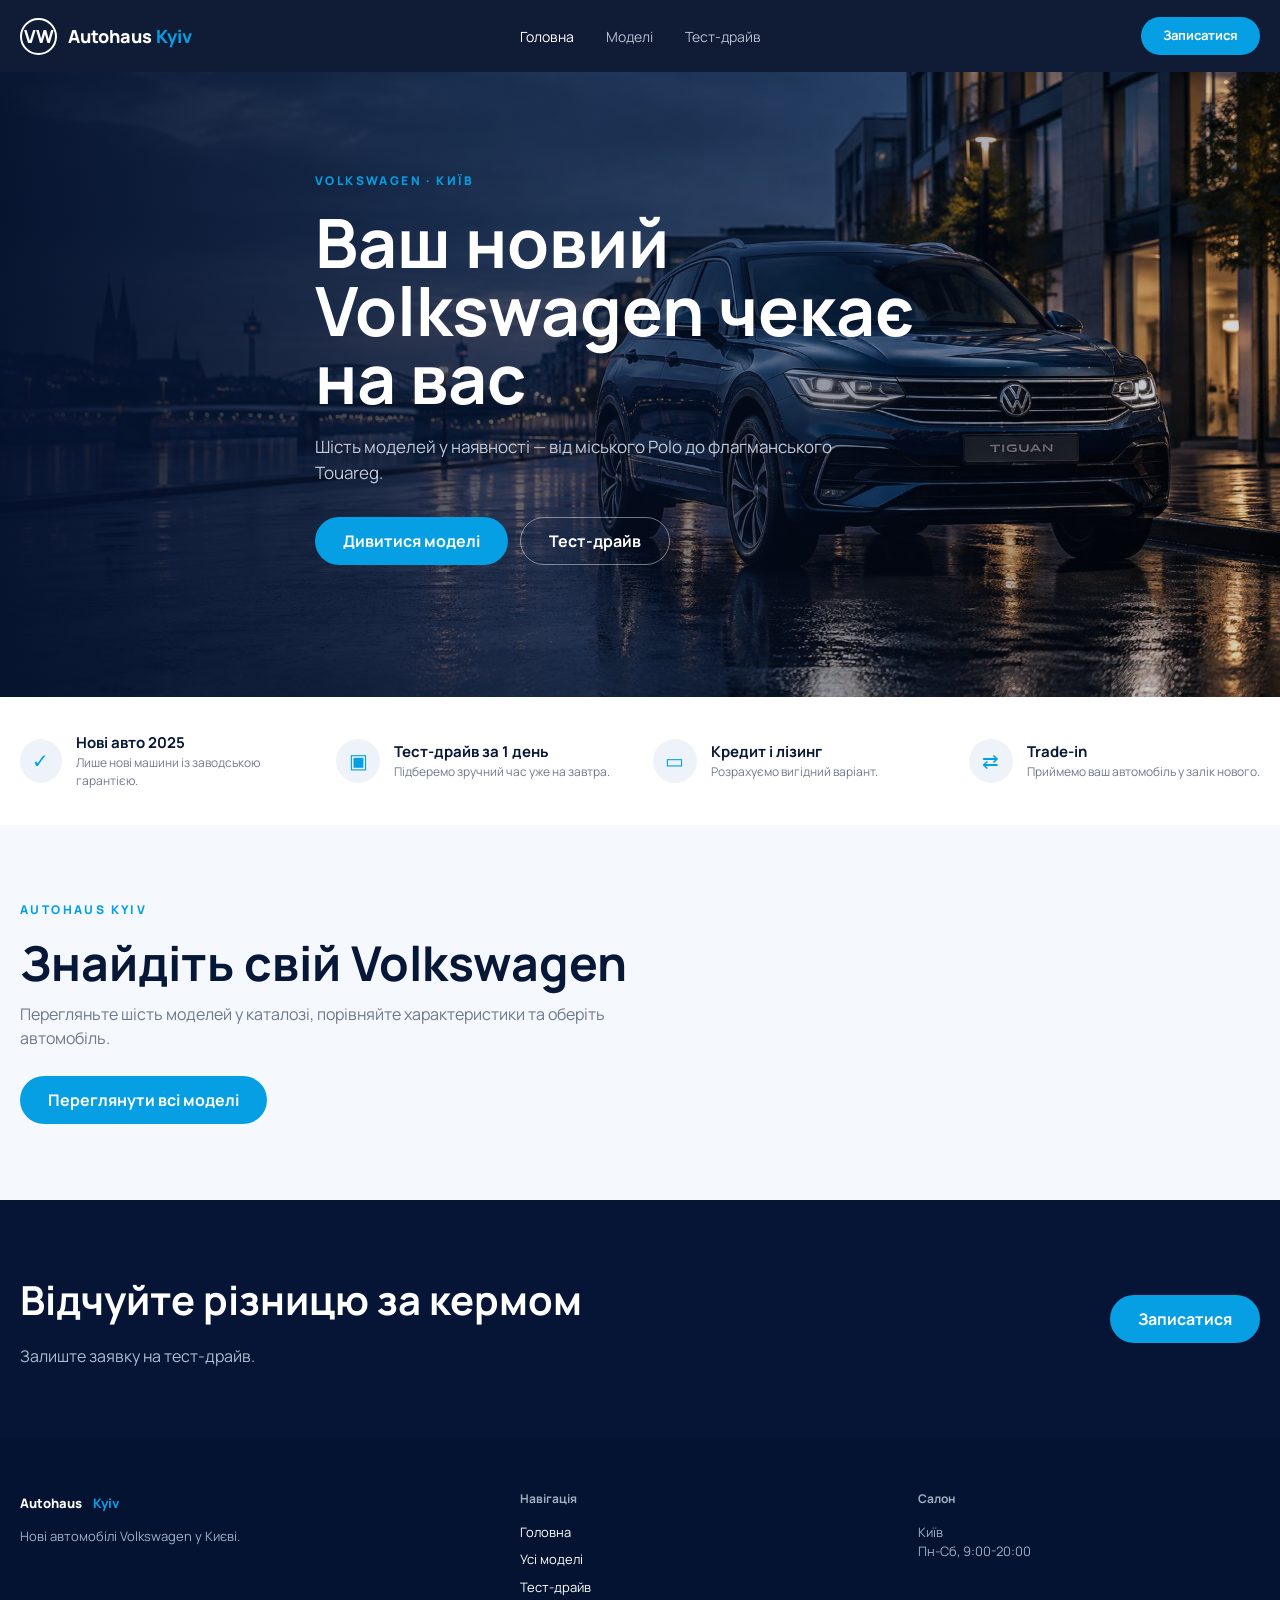
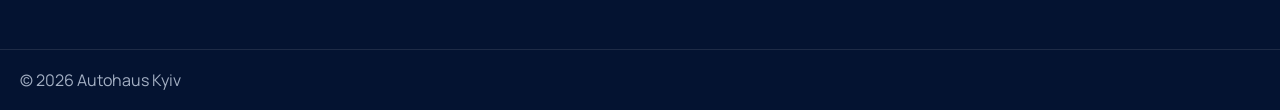
<file: Index.html>
<!DOCTYPE html>
<html lang="uk">
<head>
    <meta charset="UTF-8">
    <meta name="viewport" content="width=device-width, initial-scale=1.0">
    <title>Autohaus Kyiv - Volkswagen</title>
    <link rel="stylesheet" href="style.css">
    <script src="app.js" defer></script>
</head>
<body>
    <div class="page-loader" id="pageLoader">
        <div class="loader-content">
            <div class="loader-logo">VW</div>
            <div class="loader-spinner"></div>
            <p>Завантаження...</p>
        </div>
    </div>
<header class="header">
    <div class="container header-inner">
        <a class="brand" href="index.html">
            <span class="brand-mark">VW</span>
            <span>Autohaus <span class="accent">Kyiv</span></span>
        </a>

        <nav class="nav">
            <a class="active" href="index.html">Головна</a>
            <a href="models.html">Моделі</a>
            <a href="test-drive.html">Тест-драйв</a>
        </nav>

        <a class="button button-small header-cta" href="test-drive.html">Записатися</a>
    </div>
</header>

<main>
    <section class="hero">
        <div class="container hero-content">
            <div class="eyebrow">Volkswagen · Київ</div>
            <h1 class="fade-in0">Ваш новий Volkswagen чекає на вас</h1>
            <p class="fade-in1">Шість моделей у наявності — від міського Polo до флагманського Touareg.</p>

            <div class="hero-actions">
                <a class="button" href="models.html">Дивитися моделі</a>
                <a class="button button-outline" href="test-drive.html">Тест-драйв</a>
            </div>
        </div>
    </section>

    <section class="benefits">
        <div class="container benefit-grid">

            <article class="benefit">
                <span class="benefit-icon">✓</span>
                <div>
                    <h3>Нові авто 2025</h3>
                    <p>Лише нові машини із заводською гарантією.</p>
                </div>
            </article>

            <article class="benefit">
                <span class="benefit-icon">▣</span>
                <div>
                    <h3>Тест-драйв за 1 день</h3>
                    <p>Підберемо зручний час уже на завтра.</p>
                </div>
            </article>

            <article class="benefit">
                <span class="benefit-icon">▭</span>
                <div>
                    <h3>Кредит і лізинг</h3>
                    <p>Розрахуємо вигідний варіант.</p>
                </div>
            </article>

            <article class="benefit">
                <span class="benefit-icon">⇄</span>
                <div>
                    <h3>Trade-in</h3>
                    <p>Приймемо ваш автомобіль у залік нового.</p>
                </div>
            </article>

        </div>
    </section>

    <section class="section">
        <div class="container">
            <div class="eyebrow">Autohaus Kyiv</div>
            <h2 class="section-title">Знайдіть свій Volkswagen</h2>
            <p class="section-description">
                Перегляньте шість моделей у каталозі,
                порівняйте характеристики та оберіть автомобіль.
            </p>

            <div style="margin-top:26px">
                <a class="button" href="models.html">Переглянути всі моделі</a>
            </div>
        </div>
    </section>

    <section class="test-drive-banner">
        <div class="container banner-inner">
            <div>
                <h2>Відчуйте різницю за кермом</h2>
                <p>Залиште заявку на тест-драйв.</p>
            </div>
            <a class="button" href="test-drive.html">Записатися</a>
        </div>
    </section>
</main>

<footer class="footer">
    <div class="container footer-grid">
        <div>
            <a class="brand footer-brand" href="index.html">
                Autohaus <span class="accent">Kyiv</span>
            </a>
            <p>Нові автомобілі Volkswagen у Києві.</p>
        </div>

        <div>
            <h4>Навігація</h4>
            <div class="footer-links">
                <a href="index.html">Головна</a>
                <a href="models.html">Усі моделі</a>
                <a href="test-drive.html">Тест-драйв</a>
            </div>
        </div>

        <div>
            <h4>Салон</h4>
            <p>Київ</p>
            <p>Пн-Сб, 9:00-20:00</p>
        </div>
    </div>

    <div class="copyright">
        <div class="container">© 2026 Autohaus Kyiv</div>
    </div>
</footer>

</body>
</html>
</file>
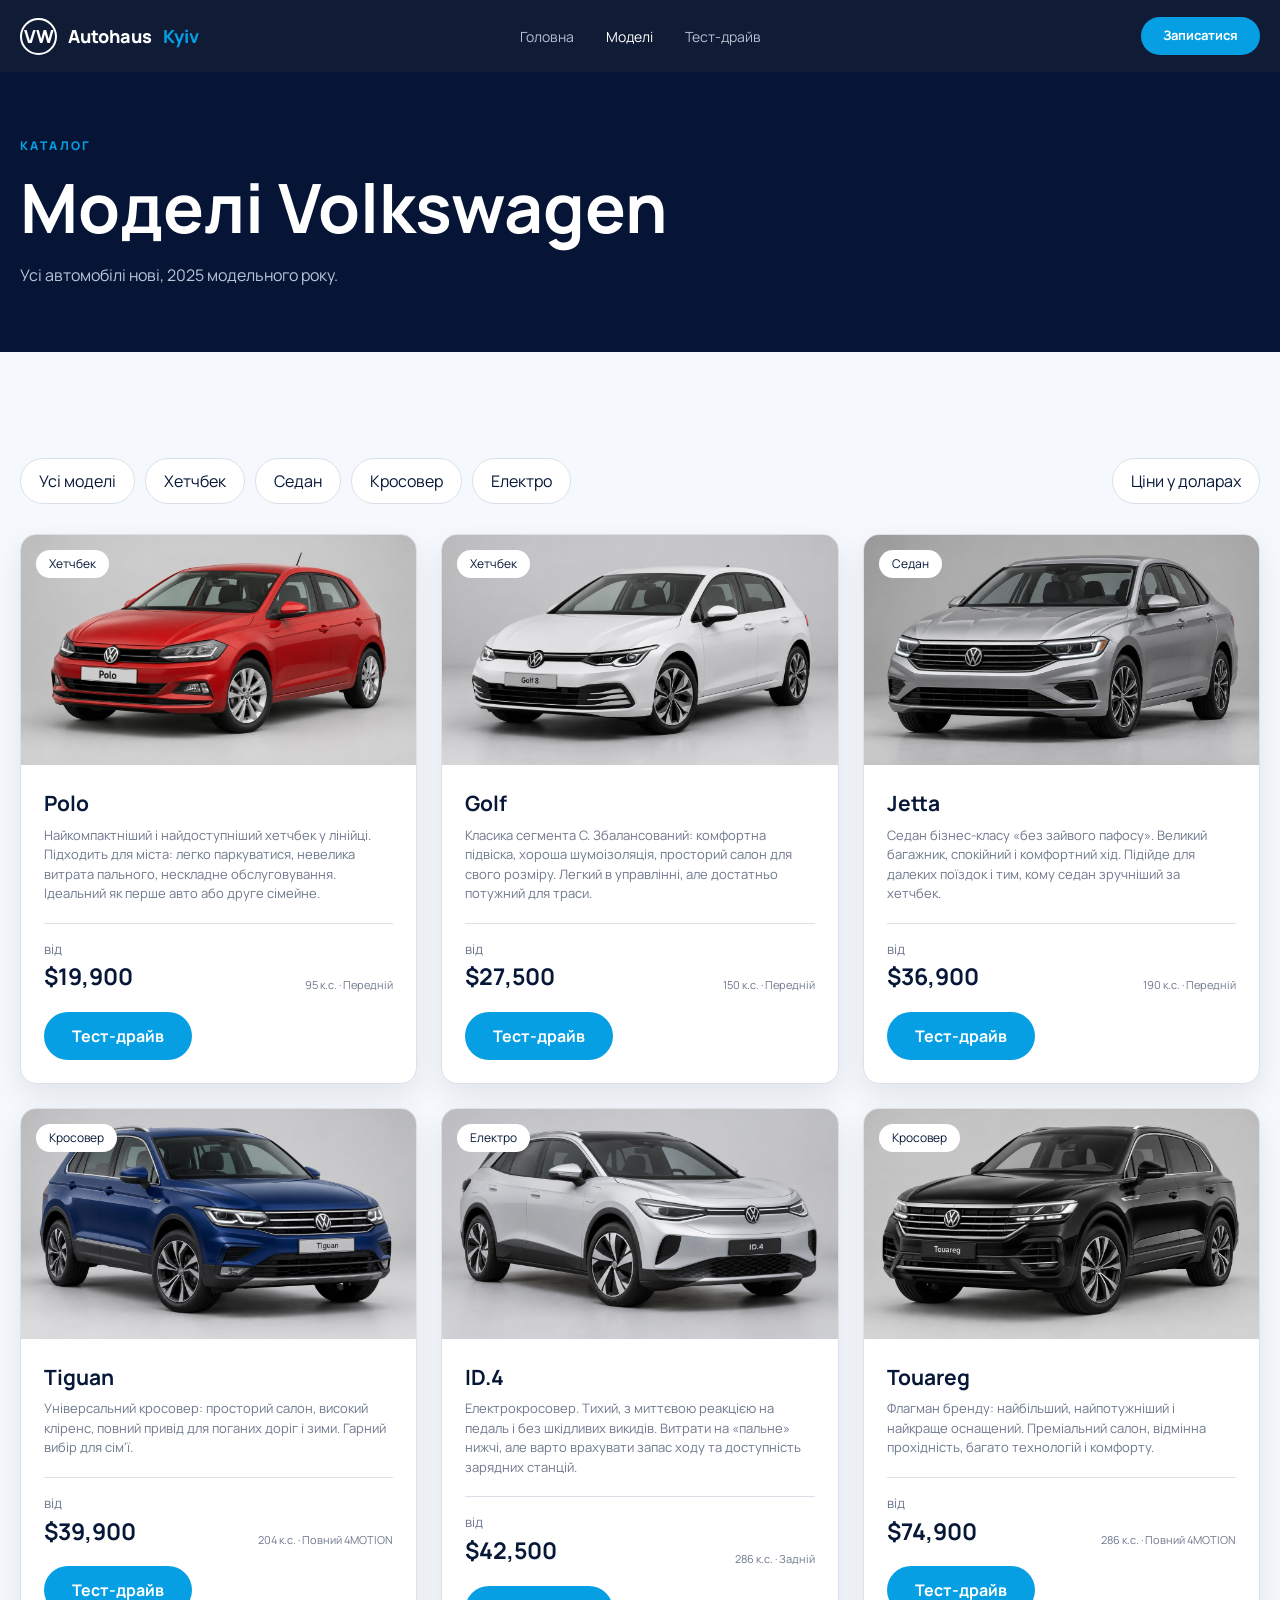
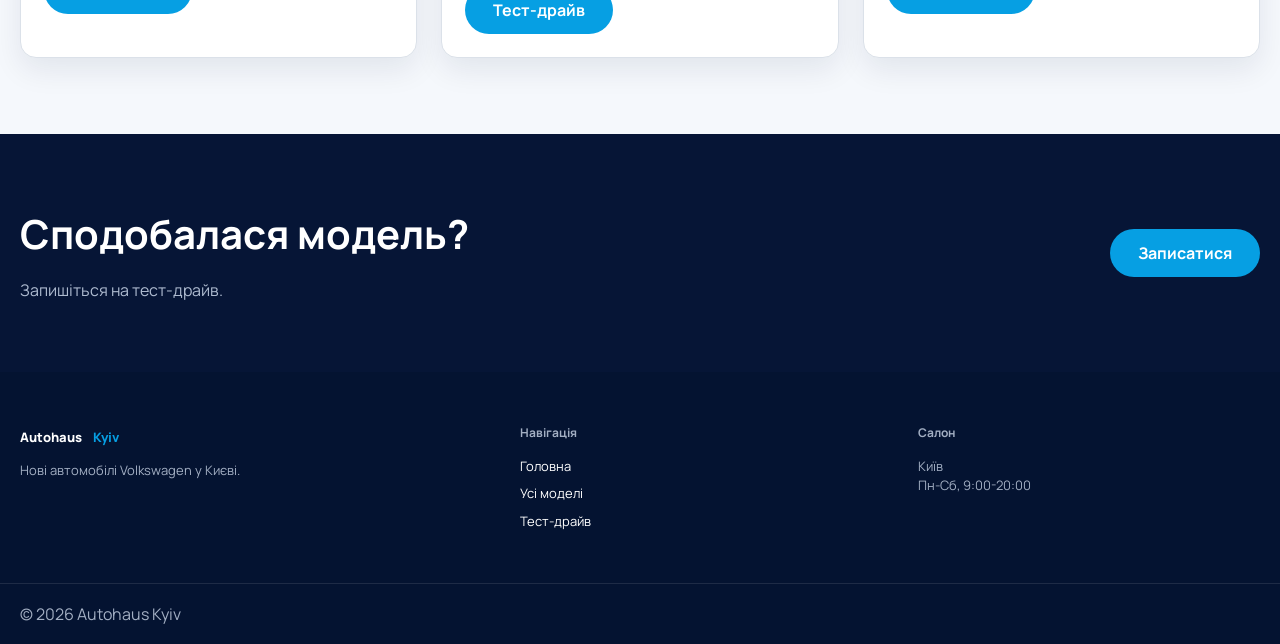
<file: models.html>
<!DOCTYPE html>
<html lang="uk">
<head>
    <meta charset="UTF-8">
    <meta name="viewport" content="width=device-width, initial-scale=1.0">
    <title>Autohaus Kyiv - Моделі</title>
    <link rel="stylesheet" href="style.css">
    <script src="app.js" defer></script>
<body>
    <div class="page-loader" id="pageLoader">
        <div class="loader-content">
            <div class="loader-logo">VW</div>
            <div class="loader-spinner"></div>
            <p>Завантаження...</p>
        </div>
    </div>
<header class="header">
    <div class="container header-inner">
        <a class="brand" href="index.html">
            <span class="brand-mark">VW</span>
            Autohaus <span class="accent">Kyiv</span>
        </a>

        <nav class="nav">
            <a href="index.html">Головна</a>
            <a class="active" href="models.html">Моделі</a>
            <a href="test-drive.html">Тест-драйв</a>
        </nav>

        <a class="button button-small header-cta" href="test-drive.html">Записатися</a>
    </div>
</header>

<section class="page-hero">
    <div class="container">
        <div class="eyebrow">Каталог</div>
        <h1>Моделі Volkswagen</h1>
        <p>Усі автомобілі нові, 2025 модельного року.</p>
    </div>
</section>

<section class="section">
    <div class="container">

        <div class="catalog-controls">
            <div class="filters">
                <span class="filter">Усі моделі</span>
                <span class="filter">Хетчбек</span>
                <span class="filter">Седан</span>
                <span class="filter">Кросовер</span>
                <span class="filter">Електро</span>
            </div>
            <span class="sort">Ціни у доларах</span>
        </div>

        <div class="car-grid">

            <article class="car-card">
                <div class="car-image">
                    <img src="05cfe0b4-0c8b-49a9-9f31-a97f18a7f17c.jpg" alt="Volkswagen Polo">
                    <span class="tag">Хетчбек</span>
                </div>
                <div class="car-body">
                    <h3>Polo</h3>
                    <p>Найкомпактніший і найдоступніший хетчбек у лінійці. Підходить для міста: легко паркуватися, невелика витрата пального, нескладне обслуговування. Ідеальний як перше авто або друге сімейне.</p>
                    <div class="car-meta">
                        <div class="price"><small>від</small><strong>$19,900</strong></div>
                        <span class="spec">95 к.с. · Передній</span>
                    </div>
                    <a class="button" href="test-drive.html">Тест-драйв</a>
                </div>
            </article>

            <article class="car-card">
                <div class="car-image">
                    <img src="dd3df5bc-e5e9-4f78-96c7-dc1efe4edbb7.jpg" alt="Volkswagen Golf">
                    <span class="tag">Хетчбек</span>
                </div>
                <div class="car-body">
                    <h3>Golf</h3>
                    <p>Класика сегмента C. Збалансований: комфортна підвіска, хороша шумоізоляція, просторий салон для свого розміру. Легкий в управлінні, але достатньо потужний для траси.</p>
                    <div class="car-meta">
                        <div class="price"><small>від</small><strong>$27,500</strong></div>
                        <span class="spec">150 к.с. · Передній</span>
                    </div>
                    <a class="button" href="test-drive.html">Тест-драйв</a>
                </div>
            </article>

            <article class="car-card">
                <div class="car-image">
                    <img src="347f6368-5061-4761-9398-2c252a527e54.jpg" alt="Volkswagen Jetta">
                    <span class="tag">Седан</span>
                </div>
                <div class="car-body">
                    <h3>Jetta</h3>
                    <p>Седан бізнес-класу «без зайвого пафосу». Великий багажник, спокійний і комфортний хід. Підійде для далеких поїздок і тим, кому седан зручніший за хетчбек.</p>
                    <div class="car-meta">
                        <div class="price"><small>від</small><strong>$36,900</strong></div>
                        <span class="spec">190 к.с. · Передній</span>
                    </div>
                    <a class="button" href="test-drive.html">Тест-драйв</a>
                </div>
            </article>

            <article class="car-card">
                <div class="car-image">
                    <img src="839fb700-b8e1-452e-b43f-2b1b6af2b22f.jpg" alt="Volkswagen Tiguan">
                    <span class="tag">Кросовер</span>
                </div>
                <div class="car-body">
                    <h3>Tiguan</h3>
                    <p>Універсальний кросовер: просторий салон, високий кліренс, повний привід для поганих доріг і зими. Гарний вибір для сім'ї.</p>
                    <div class="car-meta">
                        <div class="price"><small>від</small><strong>$39,900</strong></div>
                        <span class="spec">204 к.с. · Повний 4MOTION</span>
                    </div>
                    <a class="button" href="test-drive.html">Тест-драйв</a>
                </div>
            </article>

            <article class="car-card">
                <div class="car-image">
                    <img src="bdc5de86-9614-49dd-a3f2-a9fbabaf9ff6.jpg" alt="Volkswagen ID.4">
                    <span class="tag">Електро</span>
                </div>
                <div class="car-body">
                    <h3>ID.4</h3>
                    <p>Електрокросовер. Тихий, з миттєвою реакцією на педаль і без шкідливих викидів. Витрати на «пальне» нижчі, але варто врахувати запас ходу та доступність зарядних станцій.</p>
                    <div class="car-meta">
                        <div class="price"><small>від</small><strong>$42,500</strong></div>
                        <span class="spec">286 к.с. · Задній</span>
                    </div>
                    <a class="button" href="test-drive.html">Тест-драйв</a>
                </div>
            </article>

            <article class="car-card">
                <div class="car-image">
                    <img src="0ca4fd31-b339-4860-9062-2a65ea8f7ac4.jpg" alt="Volkswagen Touareg">
                    <span class="tag">Кросовер</span>
                </div>
                <div class="car-body">
                    <h3>Touareg</h3>
                    <p>Флагман бренду: найбільший, найпотужніший і найкраще оснащений. Преміальний салон, відмінна прохідність, багато технологій і комфорту.</p>
                    <div class="car-meta">
                        <div class="price"><small>від</small><strong>$74,900</strong></div>
                        <span class="spec">286 к.с. · Повний 4MOTION</span>
                    </div>
                    <a class="button" href="test-drive.html">Тест-драйв</a>
                </div>
            </article>

        </div>
    </div>
</section>

<section class="test-drive-banner">
    <div class="container banner-inner">
        <div>
            <h2>Сподобалася модель?</h2>
            <p>Запишіться на тест-драйв.</p>
        </div>
        <a class="button" href="test-drive.html">Записатися</a>
    </div>
</section>

<footer class="footer">
    <div class="container footer-grid">
        <div>
            <a class="brand footer-brand" href="index.html">Autohaus <span class="accent">Kyiv</span></a>
            <p>Нові автомобілі Volkswagen у Києві.</p>
        </div>
        <div>
            <h4>Навігація</h4>
            <div class="footer-links">
                <a href="index.html">Головна</a>
                <a href="models.html">Усі моделі</a>
                <a href="test-drive.html">Тест-драйв</a>
            </div>
        </div>
        <div>
            <h4>Салон</h4>
            <p>Київ</p>
            <p>Пн-Сб, 9:00-20:00</p>
        </div>
    </div>
    <div class="copyright">
        <div class="container">© 2026 Autohaus Kyiv</div>
    </div>
</footer>

</body>
</html>
</file>
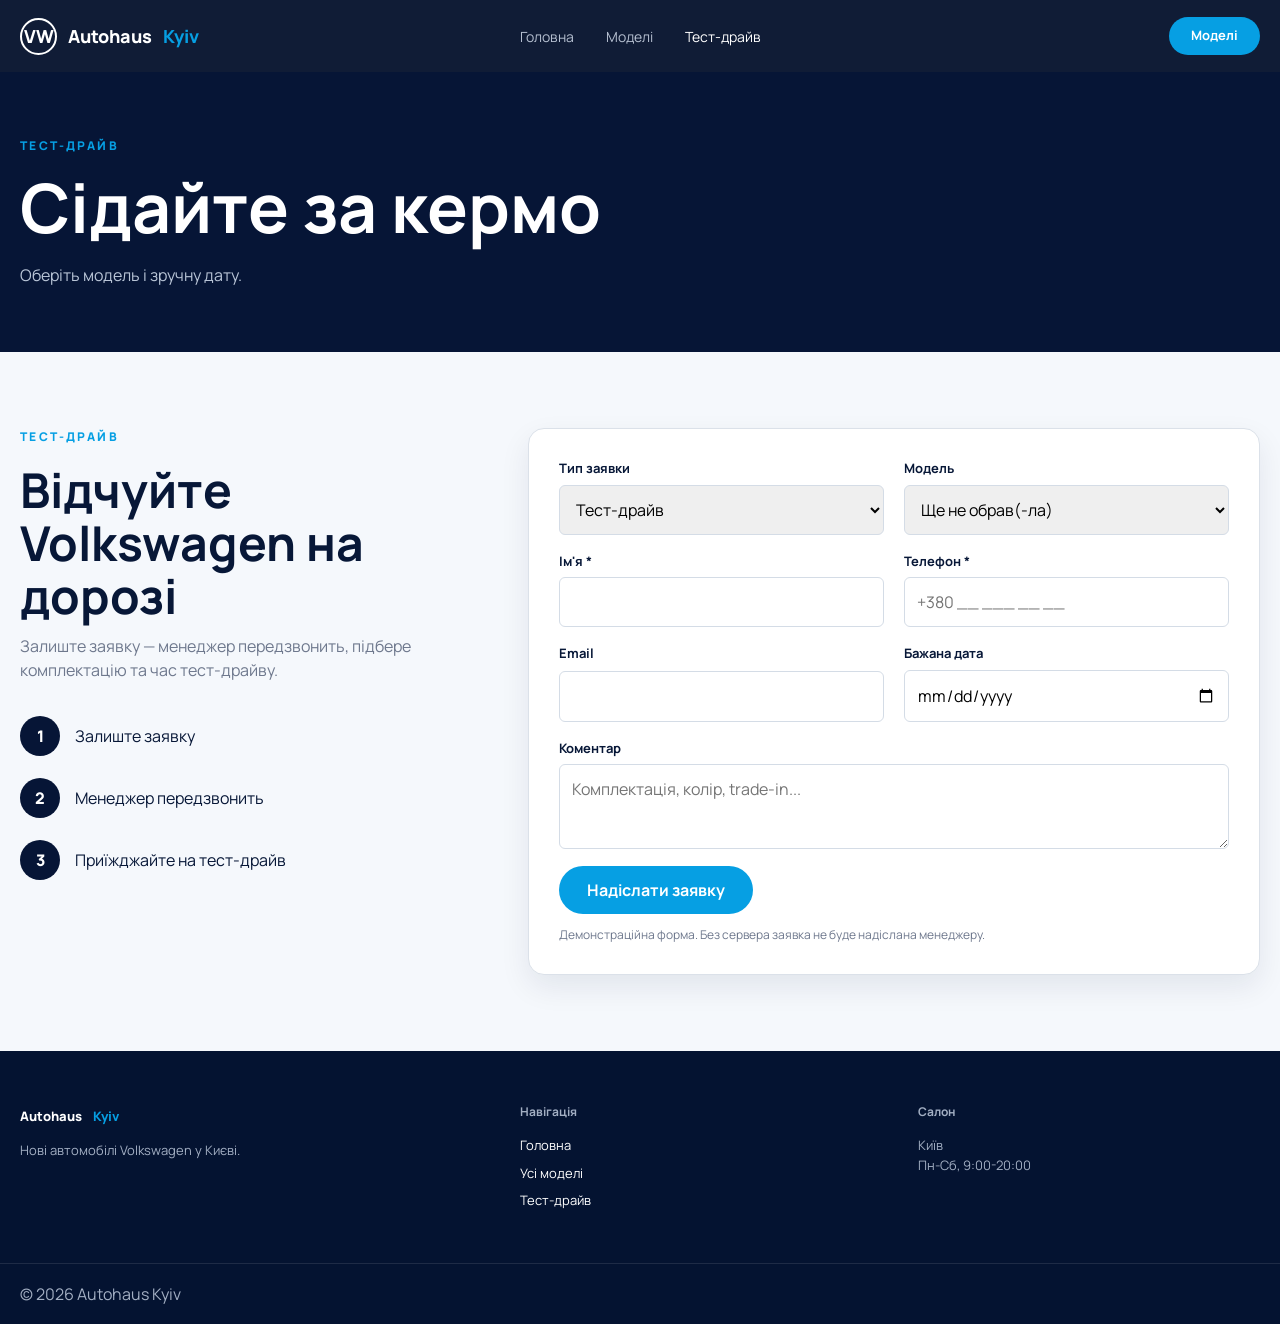
<file: test-drive.html>
<!DOCTYPE html>
<html lang="uk">
<head>
    <meta charset="UTF-8">
    <meta name="viewport" content="width=device-width, initial-scale=1.0">
    <title>Autohaus Kyiv - Тест-драйв</title>
    <link rel="stylesheet" href="style.css">
    <script src="app.js" defer></script>
</head>
<body>
    <div class="page-loader" id="pageLoader">
        <div class="loader-content">
            <div class="loader-logo">VW</div>
            <div class="loader-spinner"></div>
            <p>Завантаження...</p>
        </div>
    </div>
<header class="header">
    <div class="container header-inner">
        <a class="brand" href="index.html">
            <span class="brand-mark">VW</span>
            Autohaus <span class="accent">Kyiv</span>
        </a>

        <nav class="nav">
            <a href="index.html">Головна</a>
            <a href="models.html">Моделі</a>
            <a class="active" href="test-drive.html">Тест-драйв</a>
        </nav>

        <a class="button button-small header-cta" href="models.html">Моделі</a>
    </div>
</header>

<section class="page-hero">
    <div class="container">
        <div class="eyebrow">Тест-драйв</div>
        <h1>Сідайте за кермо</h1>
        <p>Оберіть модель і зручну дату.</p>
    </div>
</section>

<section class="section">
    <div class="container form-layout">

        <div>
            <div class="eyebrow">Тест-драйв</div>
            <h2 class="section-title">Відчуйте Volkswagen на дорозі</h2>
            <p class="section-description">
                Залиште заявку — менеджер передзвонить,
                підбере комплектацію та час тест-драйву.
            </p>

            <div class="steps">
                <div class="step"><span class="step-number">1</span>Залиште заявку</div>
                <div class="step"><span class="step-number">2</span>Менеджер передзвонить</div>
                <div class="step"><span class="step-number">3</span>Приїжджайте на тест-драйв</div>
            </div>
        </div>

        <form class="booking-form" action="#" method="get">
            <div class="form-grid">

                <div class="field">
                    <label for="requestType">Тип заявки</label>
                    <select id="requestType" name="requestType">
                        <option>Тест-драйв</option>
                        <option>Консультація</option>
                        <option>Кредит і лізинг</option>
                        <option>Trade-in</option>
                    </select>
                </div>

                <div class="field">
                    <label for="model">Модель</label>
                    <select id="model" name="model">
                        <option value="">Ще не обрав(-ла)</option>
                        <option>Polo</option>
                        <option>Golf</option>
                        <option>Passat</option>
                        <option>Tiguan</option>
                        <option>ID.4</option>
                        <option>Touareg</option>
                    </select>
                </div>

                <div class="field">
                    <label for="name">Ім'я *</label>
                    <input id="name" name="name" required>
                </div>

                <div class="field">
                    <label for="phone">Телефон *</label>
                    <input id="phone" name="phone" type="tel" required placeholder="+380 __ ___ __ __">
                </div>

                <div class="field">
                    <label for="email">Email</label>
                    <input id="email" name="email" type="email">
                </div>

                <div class="field">
                    <label for="date">Бажана дата</label>
                    <input id="date" name="date" type="date">
                </div>

                <div class="field field-full">
                    <label for="comment">Коментар</label>
                    <textarea id="comment" name="comment" placeholder="Комплектація, колір, trade-in..."></textarea>
                </div>

                <div class="field-full">
                    <button class="button" type="submit">Надіслати заявку</button>
                    <p class="form-note">
                        Демонстраційна форма. Без сервера заявка не буде надіслана менеджеру.
                    </p>
                </div>

            </div>
        </form>

    </div>
</section>

<footer class="footer">
    <div class="container footer-grid">
        <div>
            <a class="brand footer-brand" href="index.html">Autohaus <span class="accent">Kyiv</span></a>
            <p>Нові автомобілі Volkswagen у Києві.</p>
        </div>
        <div>
            <h4>Навігація</h4>
            <div class="footer-links">
                <a href="index.html">Головна</a>
                <a href="models.html">Усі моделі</a>
                <a href="test-drive.html">Тест-драйв</a>
            </div>
        </div>
        <div>
            <h4>Салон</h4>
            <p>Київ</p>
            <p>Пн-Сб, 9:00-20:00</p>
        </div>
    </div>
    <div class="copyright">
        <div class="container">© 2026 Autohaus Kyiv</div>
    </div>
</footer>

</body>
</html>
</file>
<file: style.css>
@import url('https://fonts.googleapis.com/css2?family=Manrope:wght@400;500;600;700;800&display=swap');

:root {
    --navy: #061536;
    --blue: #069fe3;
    --text: #071737;
    --muted: #6e788d;
    --surface: #f5f8fc;
    --line: #dbe1e9;
}

* {
    box-sizing: border-box;
    margin: 0;
    padding: 0;
}

body {
    font-family: Manrope, Arial, sans-serif;
    color: var(--text);
    background: var(--surface);
    line-height: 1.5;
}

a {
    color: inherit;
    text-decoration: none;
}

button, input, select, textarea {
    font: inherit;
}

.container {
    width: min(calc(100% - 40px), 1240px);
    margin: auto;
}

/* HEADER */

.header {
    position: sticky;
    top: 0;
    z-index: 10;
    height: 72px;
    color: white;
    background: #101c36;
}

.header-inner {
    height: 100%;
    display: grid;
    grid-template-columns: 1fr auto 1fr;
    align-items: center;
    gap: 20px;
}

.brand {
    display: inline-flex;
    align-items: center;
    gap: 11px;
    font-size: 18px;
    font-weight: 800;
}

.brand-mark {
    display: grid;
    place-items: center;
    width: 37px;
    height: 37px;
    border: 2px solid white;
    border-radius: 50%;
}

.accent {
    color: var(--blue);
}

.nav {
    display: flex;
    gap: 32px;
    color: #b5bfd0;
    font-size: 14px;
}

.nav a:hover,
.nav a.active {
    color: white;
}

.header-cta {
    justify-self: end;
}

/* BUTTONS */

.button {
    display: inline-flex;
    align-items: center;
    justify-content: center;
    min-height: 48px;
    padding: 0 28px;
    color: white;
    background: var(--blue);
    border: 0;
    border-radius: 999px;
    font-weight: 700;
    cursor: pointer;
    transition: .2s;
}

.button:hover {
    background: #0087c4;
    transform: translateY(-1px);
}

.button-small {
    min-height: 38px;
    padding-inline: 22px;
    font-size: 13px;
}

.button-outline {
    background: transparent;
    border: 1px solid #ffffff70;
}



.hero {
    min-height: 625px;
    color: white;
    background:
        linear-gradient(90deg, #05122ef5, #05122e20),
        url('67c5579b-6ec7-449f-a3f8-ad9842c63a11.jpg')
        center/cover;
}

.hero-content {
    max-width: 650px;
    padding-top: 100px;
    padding-bottom: 80px;
}

.eyebrow {
    margin-bottom: 18px;
    color: var(--blue);
    font-size: 12px;
    font-weight: 800;
    letter-spacing: .2em;
    text-transform: uppercase;
}

.hero h1,
.page-hero h1 {
    margin-bottom: 22px;
    font-size: clamp(42px, 5.5vw, 68px);
    line-height: 1;
}

.hero p {
    max-width: 570px;
    margin-bottom: 32px;
    color: #c1cada;
    font-size: 17px;
}

.hero-actions {
    display: flex;
    gap: 12px;
    flex-wrap: wrap;
}



.benefits {
    background: white;
}

.benefit-grid {
    display: grid;
    grid-template-columns: repeat(4, 1fr);
    gap: 25px;
    padding-block: 12px;
}

.benefit {
    display: flex;
    align-items: center;
    gap: 14px;
    min-height: 104px;
}

.benefit-icon {
    display: grid;
    place-items: center;
    width: 44px;
    height: 44px;
    color: var(--blue);
    background: #edf3f8;
    border-radius: 50%;
    font-size: 20px;
}

.benefit h3 {
    font-size: 15px;
}

.benefit p {
    color: var(--muted);
    font-size: 12px;
}

/* SECTIONS */

.section {
    padding: 76px 0;
}

.section-title {
    font-size: clamp(34px, 4vw, 48px);
    line-height: 1.1;
}

.section-description {
    max-width: 650px;
    margin-top: 12px;
    color: var(--muted);
}

.page-hero {
    padding: 65px 0;
    color: white;
    background: var(--navy);
}

.page-hero p {
    color: #b9c5d7;
}



.catalog-controls {
    display: flex;
    align-items: center;
    justify-content: space-between;
    gap: 20px;
    margin: 30px 0;
}

.filters {
    display: flex;
    flex-wrap: wrap;
    gap: 10px;
}

.filter,
.sort {
    padding: 10px 18px;
    background: white;
    border: 1px solid var(--line);
    border-radius: 999px;
}

.car-grid {
    display: grid;
    grid-template-columns: repeat(3, 1fr);
    gap: 24px;
}

.car-card {
    overflow: hidden;
    background: white;
    border: 1px solid var(--line);
    border-radius: 16px;
    box-shadow: 0 12px 30px #07173715;
    transition: .2s;
}

.car-card:hover {
    transform: translateY(-4px);
}

.car-image {
    position: relative;
    height: 230px;
    overflow: hidden;
}

.car-image img {
    width: 100%;
    height: 100%;
    object-fit: cover;
}

.tag {
    position: absolute;
    top: 15px;
    left: 15px;
    padding: 5px 13px;
    background: white;
    border-radius: 999px;
    font-size: 12px;
}

.car-body {
    padding: 23px;
}

.car-body h3 {
    font-size: 21px;
}

.car-body p {
    margin-top: 6px;
    color: var(--muted);
    font-size: 13px;
}

.car-body .button {
    margin-top: 18px;
}

.car-meta {
    display: flex;
    align-items: end;
    justify-content: space-between;
    gap: 12px;
    margin-top: 19px;
    padding-top: 16px;
    border-top: 1px solid var(--line);
}

.price small {
    display: block;
    color: var(--muted);
}

.price strong {
    font-size: 23px;
}

.spec {
    color: var(--muted);
    font-size: 11px;
    text-align: right;
}



.test-drive-banner {
    padding: 70px 0;
    color: white;
    background: var(--navy);
}

.banner-inner {
    display: flex;
    align-items: center;
    justify-content: space-between;
    gap: 35px;
}

.banner-inner h2 {
    font-size: 40px;
}

.banner-inner p {
    margin-top: 14px;
    color: #aebbd0;
}

.form-layout {
    display: grid;
    grid-template-columns: .8fr 1.35fr;
    gap: 75px;
}

.steps {
    display: grid;
    gap: 22px;
    margin-top: 34px;
}

.step {
    display: flex;
    align-items: center;
    gap: 15px;
}

.step-number {
    display: grid;
    place-items: center;
    width: 40px;
    height: 40px;
    color: white;
    background: var(--navy);
    border-radius: 50%;
    font-weight: 800;
}



.booking-form {
    padding: 30px;
    background: white;
    border: 1px solid var(--line);
    border-radius: 16px;
    box-shadow: 0 12px 30px #07173715;
}

.form-grid {
    display: grid;
    grid-template-columns: 1fr 1fr;
    gap: 17px 20px;
}

.field {
    display: grid;
    gap: 6px;
}

.field-full {
    grid-column: 1 / -1;
}

label {
    font-size: 13px;
    font-weight: 700;
}

input,
select,
textarea {
    width: 100%;
    padding: 12px;
    border: 1px solid #d4dce6;
    border-radius: 6px;
}

textarea {
    min-height: 85px;
}

.form-note {
    margin-top: 12px;
    color: var(--muted);
    font-size: 12px;
}



.footer {
    color: #a3afc3;
    background: #041331;
}

.footer-grid {
    display: grid;
    grid-template-columns: 1.3fr 1fr 1fr;
    gap: 55px;
    padding-block: 52px;
}

.footer-brand {
    margin-bottom: 14px;
    color: white;
}

.footer h4 {
    margin-bottom: 15px;
    font-size: 12px;
}

.footer p,
.footer a {
    font-size: 13px;
}

.footer-links {
    display: grid;
    gap: 8px;
    color: white;
}

.copyright {
    padding-block: 18px;
    border-top: 1px solid #ffffff1a;
}

/* ADAPTIVE */

@media(max-width: 950px) {
    .header-inner {
        grid-template-columns: 1fr auto;
    }

    .nav {
        gap: 18px;
    }

    .benefit-grid,
    .car-grid {
        grid-template-columns: repeat(2, 1fr);
    }

    .form-layout {
        grid-template-columns: 1fr;
        gap: 38px;
    }
}

@media(max-width: 650px) {
    .container {
        width: calc(100% - 28px);
    }

    .header-inner {
        padding: 10px 0;
        grid-template-columns: 1fr auto;
    }

    .nav {
        grid-column: 1 / -1;
        grid-row: 2;
        justify-content: space-between;
        font-size: 12px;
    }

    .hero {
        min-height: 600px;
    }

    .hero-content {
        padding-top: 75px;
    }

    .hero h1 {
        font-size: 43px;
    }

    .benefit-grid,
    .car-grid,
    .form-grid,
    .footer-grid {
        grid-template-columns: 1fr;
    }

    .section {
        padding: 55px 0;
    }

    .banner-inner,
    .catalog-controls {
        align-items: stretch;
        flex-direction: column;
    }

    .booking-form {
        padding: 22px 17px;
    }
}
.page-loader {
    position: fixed;
    inset: 0;
    z-index: 9999;
    display: flex;
    align-items: center;
    justify-content: center;
    background: #061536;
    opacity: 0;
    visibility: hidden;
    transition: opacity .35s ease, visibility .35s ease;
}

.page-loader.active {
    opacity: 1;
    visibility: visible;
}

.loader-content {
    text-align: center;
    color: white;
}

.loader-logo {
    display: grid;
    place-items: center;
    width: 85px;
    height: 85px;
    margin: 0 auto 25px;
    border: 4px solid white;
    border-radius: 50%;
    font-size: 30px;
    font-weight: 800;
    animation: logo-pulse 1.2s infinite;
}

.loader-spinner {
    width: 42px;
    height: 42px;
    margin: 0 auto 18px;
    border: 4px solid #ffffff30;
    border-top-color: #069fe3;
    border-radius: 50%;
    animation: spin 0.8s linear infinite;
}

.loader-content p {
    color: #b9c5d7;
    font-size: 14px;
    letter-spacing: 2px;
}

@keyframes spin {
    to {
        transform: rotate(360deg);
    }
}

@keyframes logo-pulse {
    50% {
        transform: scale(1.08);
        box-shadow: 0 0 25px #069fe3;
    }
}



.success-message {
    padding: 55px 25px;
    text-align: center;
    background: white;
    border: 1px solid var(--line);
    border-radius: 16px;
    box-shadow: 0 12px 30px #07173715;
}

.success-icon {
    display: grid;
    place-items: center;
    width: 75px;
    height: 75px;
    margin: 0 auto 22px;
    color: white;
    background: #20b879;
    border-radius: 50%;
    font-size: 38px;
    animation: success-pop .5s ease;
}

.success-message h2 {
    margin-bottom: 12px;
    font-size: 28px;
}

.success-message p {
    margin-bottom: 25px;
    color: var(--muted);
}

@keyframes success-pop {
    from {
        transform: scale(.3);
        opacity: 0;
    }
    to {
        transform: scale(1);
        opacity: 1;
    }
}
.fade-in0 {
    opacity: 0;
    animation: fadeIn 1.5s ease forwards;
}
.fade-in1 {
    opacity: 0;
    animation: fadeIn 1.5s ease 0.7s forwards;
}
@keyframes fadeIn {
    from {
        opacity: 0;
        transform: translateY(20px);
    }

    to {
        opacity: 1;
        transform: translateY(0);
    }
}
</file>
